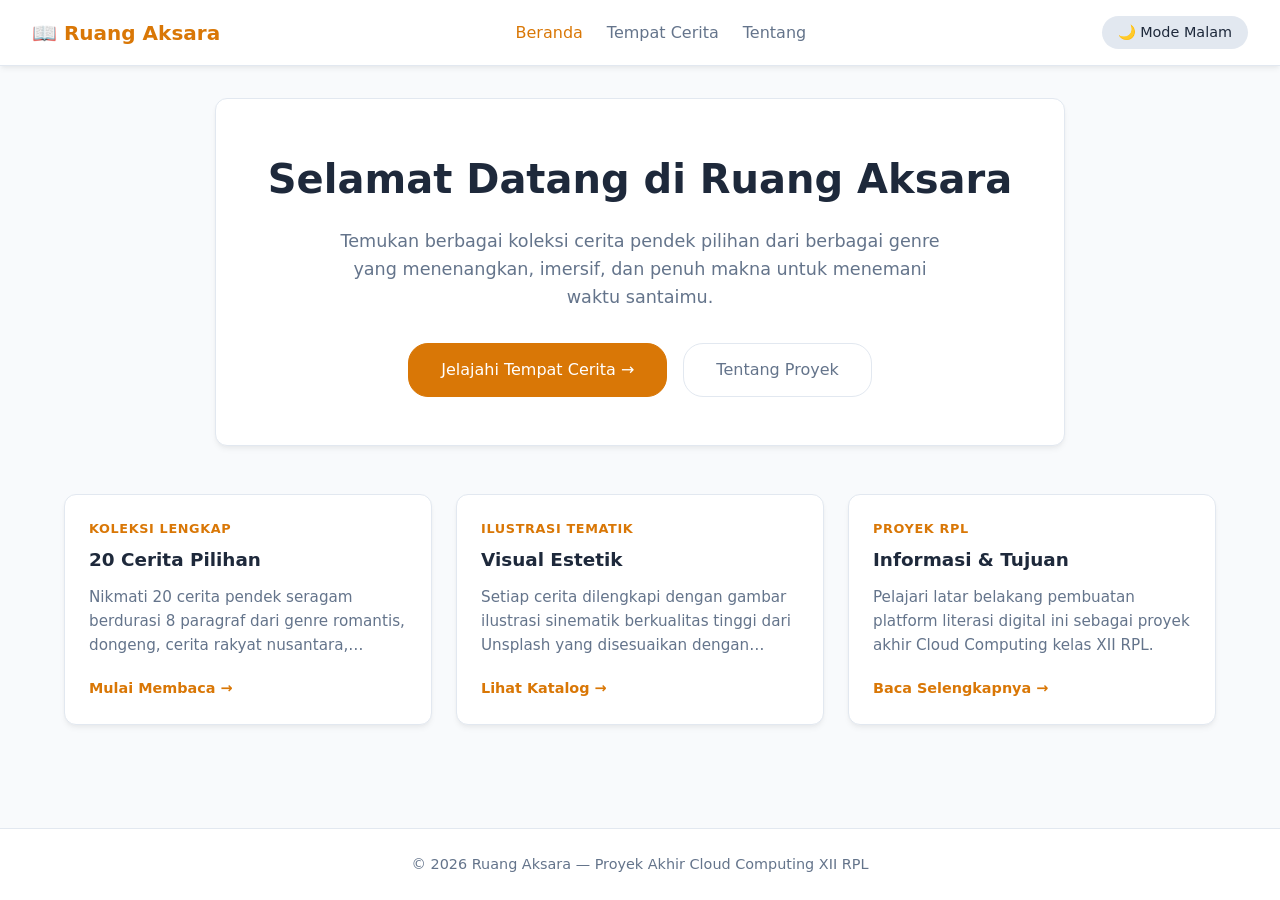
<file: index.html>
<!DOCTYPE html>
<html lang="id">
<head>
  <meta charset="UTF-8">
  <meta name="viewport" content="width=device-width, initial-scale=1.0">
  <title>Beranda — Ruang Aksara</title>
  <link rel="stylesheet" href="style.css">
</head>
<body>
  <header>
    <a href="index.html" class="brand">📖 Ruang Aksara</a>
    <nav>
      <a href="index.html" class="active">Beranda</a>
      <a href="cerita.html">Tempat Cerita</a>
      <a href="tentang.html">Tentang</a>
    </nav>
    <button id="theme-toggle">🌙 Mode Malam</button>
  </header>

  <main class="container">
    <div class="reader-box" style="text-align: center; padding: 3rem 2rem;">
      <h1 style="font-size: 2.5rem; margin-bottom: 1rem;">Selamat Datang di Ruang Aksara</h1>
      <p style="color: var(--text-muted); font-size: 1.1rem; max-width: 600px; margin: 0 auto 2rem auto;">
        Temukan berbagai koleksi cerita pendek pilihan dari berbagai genre yang menenangkan, imersif, dan penuh makna untuk menemani waktu santaimu.
      </p>
      <div style="display: flex; gap: 1rem; justify-content: center; flex-wrap: wrap;">
        <a href="cerita.html" class="filter-btn active" style="text-decoration: none; padding: 0.8rem 2rem; font-size: 1rem;">Jelajahi Tempat Cerita →</a>
        <a href="tentang.html" class="filter-btn" style="text-decoration: none; padding: 0.8rem 2rem; font-size: 1rem;">Tentang Proyek</a>
      </div>
    </div>

    <div style="margin-top: 3rem; display: grid; grid-template-columns: repeat(auto-fit, minmax(280px, 1fr)); gap: 1.5rem; align-items: stretch;">
      <div class="card" onclick="location.href='cerita.html'">
        <div>
          <div class="genre">Koleksi Lengkap</div>
          <h3>20 Cerita Pilihan</h3>
          <p>Nikmati 20 cerita pendek seragam berdurasi 8 paragraf dari genre romantis, dongeng, cerita rakyat nusantara, drama, misteri, hingga sci-fi.</p>
        </div>
        <span class="read-more">Mulai Membaca →</span>
      </div>
      <div class="card" onclick="location.href='cerita.html'">
        <div>
          <div class="genre">Ilustrasi Tematik</div>
          <h3>Visual Estetik</h3>
          <p>Setiap cerita dilengkapi dengan gambar ilustrasi sinematik berkualitas tinggi dari Unsplash yang disesuaikan dengan nuansa cerita.</p>
        </div>
        <span class="read-more">Lihat Katalog →</span>
      </div>
      <div class="card" onclick="location.href='tentang.html'">
        <div>
          <div class="genre">Proyek RPL</div>
          <h3>Informasi & Tujuan</h3>
          <p>Pelajari latar belakang pembuatan platform literasi digital ini sebagai proyek akhir Cloud Computing kelas XII RPL.</p>
        </div>
        <span class="read-more">Baca Selengkapnya →</span>
      </div>
    </div>
  </main>

  <footer>
    <p>© 2026 Ruang Aksara — Proyek Akhir Cloud Computing XII RPL</p>
  </footer>

  <script>
    const themeToggle = document.getElementById('theme-toggle');
    const body = document.body;

    if (localStorage.getItem('tema') === 'dark') {
      body.classList.add('dark-mode');
      themeToggle.textContent = '☀️ Mode Siang';
    }

    themeToggle.addEventListener('click', () => {
      body.classList.toggle('dark-mode');
      if (body.classList.contains('dark-mode')) {
        localStorage.setItem('tema', 'dark');
        themeToggle.textContent = '☀️ Mode Siang';
      } else {
        localStorage.setItem('tema', 'light');
        themeToggle.textContent = '🌙 Mode Malam';
      }
    });
  </script>
</body>
</html>
</file>
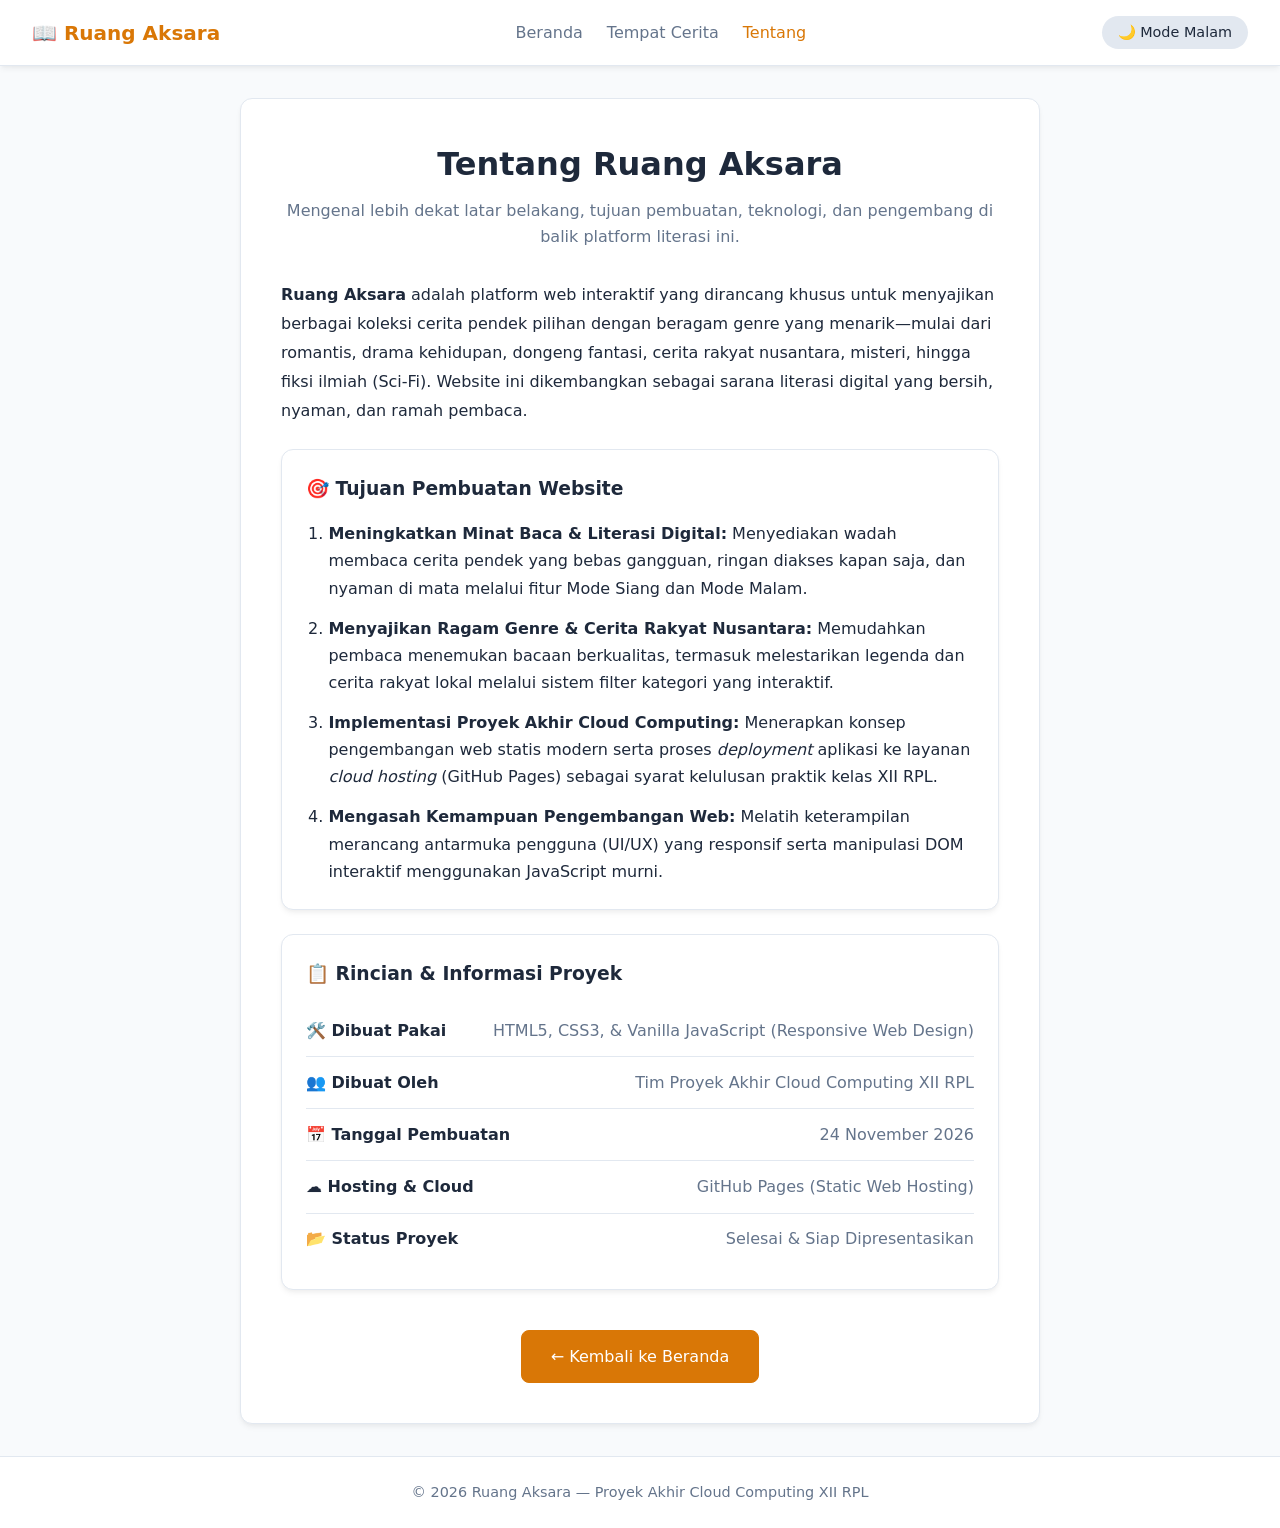
<file: tentang.html>
<!DOCTYPE html>
<html lang="id">
<head>
  <meta charset="UTF-8">
  <meta name="viewport" content="width=device-width, initial-scale=1.0">
  <title>Tentang — Ruang Aksara</title>
  <link rel="stylesheet" href="style.css">
  <style>
    .info-card {
      background: var(--card-bg, #121214);
      border: 1px solid var(--border);
      border-radius: 12px;
      padding: 1.5rem;
      margin-top: 1.5rem;
      box-shadow: var(--shadow);
    }
    .info-list {
      list-style: none;
      padding: 0;
      margin: 0;
    }
    .info-list li {
      padding: 0.8rem 0;
      border-bottom: 1px solid var(--border);
      display: flex;
      justify-content: space-between;
      align-items: center;
      flex-wrap: wrap;
      gap: 0.5rem;
    }
    .info-list li:last-child {
      border-bottom: none;
    }
    .info-label {
      font-weight: bold;
      color: var(--text-main);
    }
    .info-value {
      color: var(--text-muted);
      text-align: right;
    }
    .purpose-list {
      padding-left: 1.4rem;
      margin: 0;
      color: var(--text-main);
    }
    .purpose-list li {
      margin-bottom: 0.8rem;
      line-height: 1.7;
    }
    .purpose-list li:last-child {
      margin-bottom: 0;
    }
  </style>
</head>
<body>
  <header>
    <a href="index.html" class="brand">📖 Ruang Aksara</a>
    <nav>
      <a href="index.html">Beranda</a>
      <a href="cerita.html">Tempat Cerita</a>
      <a href="tentang.html" class="active">Tentang</a>
    </nav>
    <button id="theme-toggle">🌙 Mode Malam</button>
  </header>

  <main class="container">
    <div class="reader-box" style="max-width: 800px; margin: 0 auto;">
      <h1 style="text-align: center; margin-bottom: 0.5rem;">Tentang Ruang Aksara</h1>
      <p style="text-align: center; color: var(--text-muted); margin-bottom: 2rem;">Mengenal lebih dekat latar belakang, tujuan pembuatan, teknologi, dan pengembang di balik platform literasi ini.</p>
      
      <p style="line-height: 1.8; color: var(--text-main); margin-bottom: 1.5rem;">
        <strong>Ruang Aksara</strong> adalah platform web interaktif yang dirancang khusus untuk menyajikan berbagai koleksi cerita pendek pilihan dengan beragam genre yang menarik—mulai dari romantis, drama kehidupan, dongeng fantasi, cerita rakyat nusantara, misteri, hingga fiksi ilmiah (Sci-Fi). Website ini dikembangkan sebagai sarana literasi digital yang bersih, nyaman, dan ramah pembaca.
      </p>

      <div class="info-card">
        <h3 style="margin-bottom: 1.0rem; color: var(--text-main);">🎯 Tujuan Pembuatan Website</h3>
        <ol class="purpose-list">
          <li><strong>Meningkatkan Minat Baca & Literasi Digital:</strong> Menyediakan wadah membaca cerita pendek yang bebas gangguan, ringan diakses kapan saja, dan nyaman di mata melalui fitur Mode Siang dan Mode Malam.</li>
          <li><strong>Menyajikan Ragam Genre & Cerita Rakyat Nusantara:</strong> Memudahkan pembaca menemukan bacaan berkualitas, termasuk melestarikan legenda dan cerita rakyat lokal melalui sistem filter kategori yang interaktif.</li>
          <li><strong>Implementasi Proyek Akhir Cloud Computing:</strong> Menerapkan konsep pengembangan web statis modern serta proses <em>deployment</em> aplikasi ke layanan <em>cloud hosting</em> (GitHub Pages) sebagai syarat kelulusan praktik kelas XII RPL.</li>
          <li><strong>Mengasah Kemampuan Pengembangan Web:</strong> Melatih keterampilan merancang antarmuka pengguna (UI/UX) yang responsif serta manipulasi DOM interaktif menggunakan JavaScript murni.</li>
        </ol>
      </div>

      <div class="info-card">
        <h3 style="margin-bottom: 1.0rem; color: var(--text-main);">📋 Rincian & Informasi Proyek</h3>
        <ul class="info-list">
          <li>
            <span class="info-label">🛠️ Dibuat Pakai</span>
            <span class="info-value">HTML5, CSS3, & Vanilla JavaScript (Responsive Web Design)</span>
          </li>
          <li>
            <span class="info-label">👥 Dibuat Oleh</span>
            <span class="info-value">Tim Proyek Akhir Cloud Computing XII RPL</span>
          </li>
          <li>
            <span class="info-label">📅 Tanggal Pembuatan</span>
            <span class="info-value">24 November 2026</span>
          </li>
          <li>
            <span class="info-label">☁️ Hosting & Cloud</span>
            <span class="info-value">GitHub Pages (Static Web Hosting)</span>
          </li>
          <li>
            <span class="info-label">📂 Status Proyek</span>
            <span class="info-value">Selesai & Siap Dipresentasikan</span>
          </li>
        </ul>
      </div>

      <div style="margin-top: 2.5rem; text-align: center;">
        <a href="index.html" class="filter-btn active" style="display: inline-block; text-decoration: none; padding: 0.8rem 1.8rem; border-radius: 8px;">← Kembali ke Beranda</a>
      </div>
    </div>
  </main>

  <footer>
    <p>© 2026 Ruang Aksara — Proyek Akhir Cloud Computing XII RPL</p>
  </footer>

  <script>
    const themeToggle = document.getElementById('theme-toggle');
    const body = document.body;

    if (localStorage.getItem('tema') === 'dark') {
      body.classList.add('dark-mode');
      themeToggle.textContent = '☀️ Mode Siang';
    }

    themeToggle.addEventListener('click', () => {
      body.classList.toggle('dark-mode');
      if (body.classList.contains('dark-mode')) {
        localStorage.setItem('tema', 'dark');
        themeToggle.textContent = '☀️ Mode Siang';
      } else {
        localStorage.setItem('tema', 'light');
        themeToggle.textContent = '🌙 Mode Malam';
      }
    });
  </script>
</body>
</html>
</file>
<file: style.css>
/* --- RESET & VARIABEL WARNA (AKSEN EMAS) --- */
:root {
  --bg-color: #f8fafc;
  --text-main: #1e293b;
  --text-muted: #64748b;
  --card-bg: #ffffff;
  --border: #e2e8f0;
  --primary: #d97706;       /* Emas Klasik (Light Mode) */
  --primary-hover: #b45309; 
  --shadow: 0 4px 6px -1px rgba(0, 0, 0, 0.05), 0 2px 4px -1px rgba(0, 0, 0, 0.03);
  --radius: 12px;
}

body.dark-mode {
  --bg-color: #000000;      /* Hitam Pekat (True Black / AMOLED) */
  --text-main: #f4f4f5;     /* Putih Terang */
  --text-muted: #a1a1aa;    /* Abu-abu Lembut */
  --card-bg: #121214;       /* Hitam Arang untuk Kartu & Header */
  --border: #27272a;        /* Garis Batas Gelap Tipis */
  --primary: #f59e0b;       /* Emas Berkilau (Dark Mode) */
  --primary-hover: #fbbf24; 
  --shadow: 0 4px 6px -1px rgba(0, 0, 0, 0.8);
}

* {
  box-sizing: border-box;
  margin: 0;
  padding: 0;
  font-family: 'Inter', system-ui, -apple-system, sans-serif;
  transition: background-color 0.3s ease, color 0.3s ease, border-color 0.3s ease;
}

body {
  background-color: var(--bg-color);
  color: var(--text-main);
  line-height: 1.6;
  display: flex;
  flex-direction: column;
  min-height: 100vh;
}

/* --- HEADER & NAVIGASI --- */
header {
  background-color: var(--card-bg);
  border-bottom: 1px solid var(--border);
  padding: 1rem 2rem;
  display: flex;
  justify-content: space-between;
  align-items: center;
  position: sticky;
  top: 0;
  z-index: 1000;
  box-shadow: var(--shadow);
}

.brand {
  font-size: 1.25rem;
  font-weight: 700;
  color: var(--primary);
  text-decoration: none;
}

nav {
  display: flex;
  gap: 1.5rem;
  align-items: center;
}

nav a {
  text-decoration: none;
  color: var(--text-muted);
  font-weight: 500;
  transition: color 0.2s;
}

nav a:hover, nav a.active {
  color: var(--primary);
}

#theme-toggle {
  background: var(--border);
  border: none;
  padding: 0.5rem 1rem;
  border-radius: 20px;
  cursor: pointer;
  color: var(--text-main);
  font-size: 0.9rem;
  font-weight: 500;
}

#theme-toggle:hover {
  opacity: 0.8;
}

/* --- KONTAINER UTAMA --- */
.container {
  max-width: 1200px;
  margin: 2rem auto;
  padding: 0 1.5rem;
  flex: 1;
  width: 100%;
}

/* --- FILTER BAR KATEGORI --- */
.filter-bar {
  display: flex;
  gap: 0.75rem;
  overflow-x: auto;
  padding-bottom: 0.5rem;
  margin-bottom: 2rem;
  scrollbar-width: thin;
}

.filter-btn {
  background-color: var(--card-bg);
  color: var(--text-muted);
  border: 1px solid var(--border);
  padding: 0.6rem 1.2rem;
  border-radius: 20px;
  cursor: pointer;
  white-space: nowrap;
  font-weight: 500;
  transition: all 0.2s ease;
}

.filter-btn:hover, .filter-btn.active {
  background-color: var(--primary);
  color: #ffffff;
  border-color: var(--primary);
}

/* --- GRID KARTU CERITA (SEJAJAR & RAPI) --- */
.grid {
  display: grid;
  grid-template-columns: repeat(auto-fill, minmax(280px, 1fr));
  gap: 1.5rem;
  align-items: stretch;
}

.card {
  background-color: var(--card-bg);
  border: 1px solid var(--border);
  border-radius: var(--radius);
  padding: 1.5rem;
  box-shadow: var(--shadow);
  display: flex;
  flex-direction: column;
  justify-content: space-between;
  height: 100%;
  cursor: pointer;
  transition: transform 0.2s ease, box-shadow 0.2s ease;
}

.card:hover {
  transform: translateY(-4px);
  box-shadow: 0 10px 15px -3px rgba(0, 0, 0, 0.4);
}

.card .genre {
  font-size: 0.8rem;
  font-weight: 600;
  color: var(--primary);
  text-transform: uppercase;
  letter-spacing: 0.05em;
  margin-bottom: 0.5rem;
}

.card h3 {
  font-size: 1.15rem;
  margin-bottom: 0.75rem;
  color: var(--text-main);
  line-height: 1.4;
}

.card p {
  font-size: 0.95rem;
  color: var(--text-muted);
  margin-bottom: 1.2rem;
  display: -webkit-box;
  -webkit-line-clamp: 3;
  line-clamp: 3;
  -webkit-box-orient: vertical;
  overflow: hidden;
}

.read-more {
  font-size: 0.9rem;
  font-weight: 600;
  color: var(--primary);
  margin-top: auto;
}

/* --- MODE BACA / READER VIEW --- */
.reader-box {
  background-color: var(--card-bg);
  border: 1px solid var(--border);
  border-radius: var(--radius);
  padding: 2.5rem;
  box-shadow: var(--shadow);
  max-width: 850px;
  margin: 0 auto;
}

.btn-back {
  background: transparent;
  border: none;
  color: var(--primary);
  font-weight: 600;
  cursor: pointer;
  font-size: 1rem;
  margin-bottom: 1.5rem;
  display: inline-flex;
  align-items: center;
  gap: 0.5rem;
}

.btn-back:hover {
  text-decoration: underline;
}

.reader-box h2 {
  font-size: 2rem;
  margin-bottom: 0.5rem;
  color: var(--text-main);
}

.reader-box .meta {
  font-size: 0.9rem;
  color: var(--text-muted);
  margin-bottom: 2rem;
  padding-bottom: 1rem;
  border-bottom: 1px solid var(--border);
}

.reader-content p {
  font-size: 1.05rem;
  line-height: 1.8;
  color: var(--text-main);
  margin-bottom: 1.5rem;
  text-align: justify;
}

/* --- UTILITY CLASSES --- */
.hidden {
  display: none !important;
}

/* --- FOOTER --- */
footer {
  background-color: var(--card-bg);
  border-top: 1px solid var(--border);
  text-align: center;
  padding: 1.5rem;
  color: var(--text-muted);
  font-size: 0.9rem;
  margin-top: auto;
}

/* --- RESPONSIVE MOBILE --- */
@media (max-width: 768px) {
  header {
    padding: 1rem;
    flex-direction: column;
    gap: 1rem;
  }
  
  .reader-box {
    padding: 1.5rem;
  }
  
  .reader-box h2 {
    font-size: 1.5rem;
  }
}
</file>
